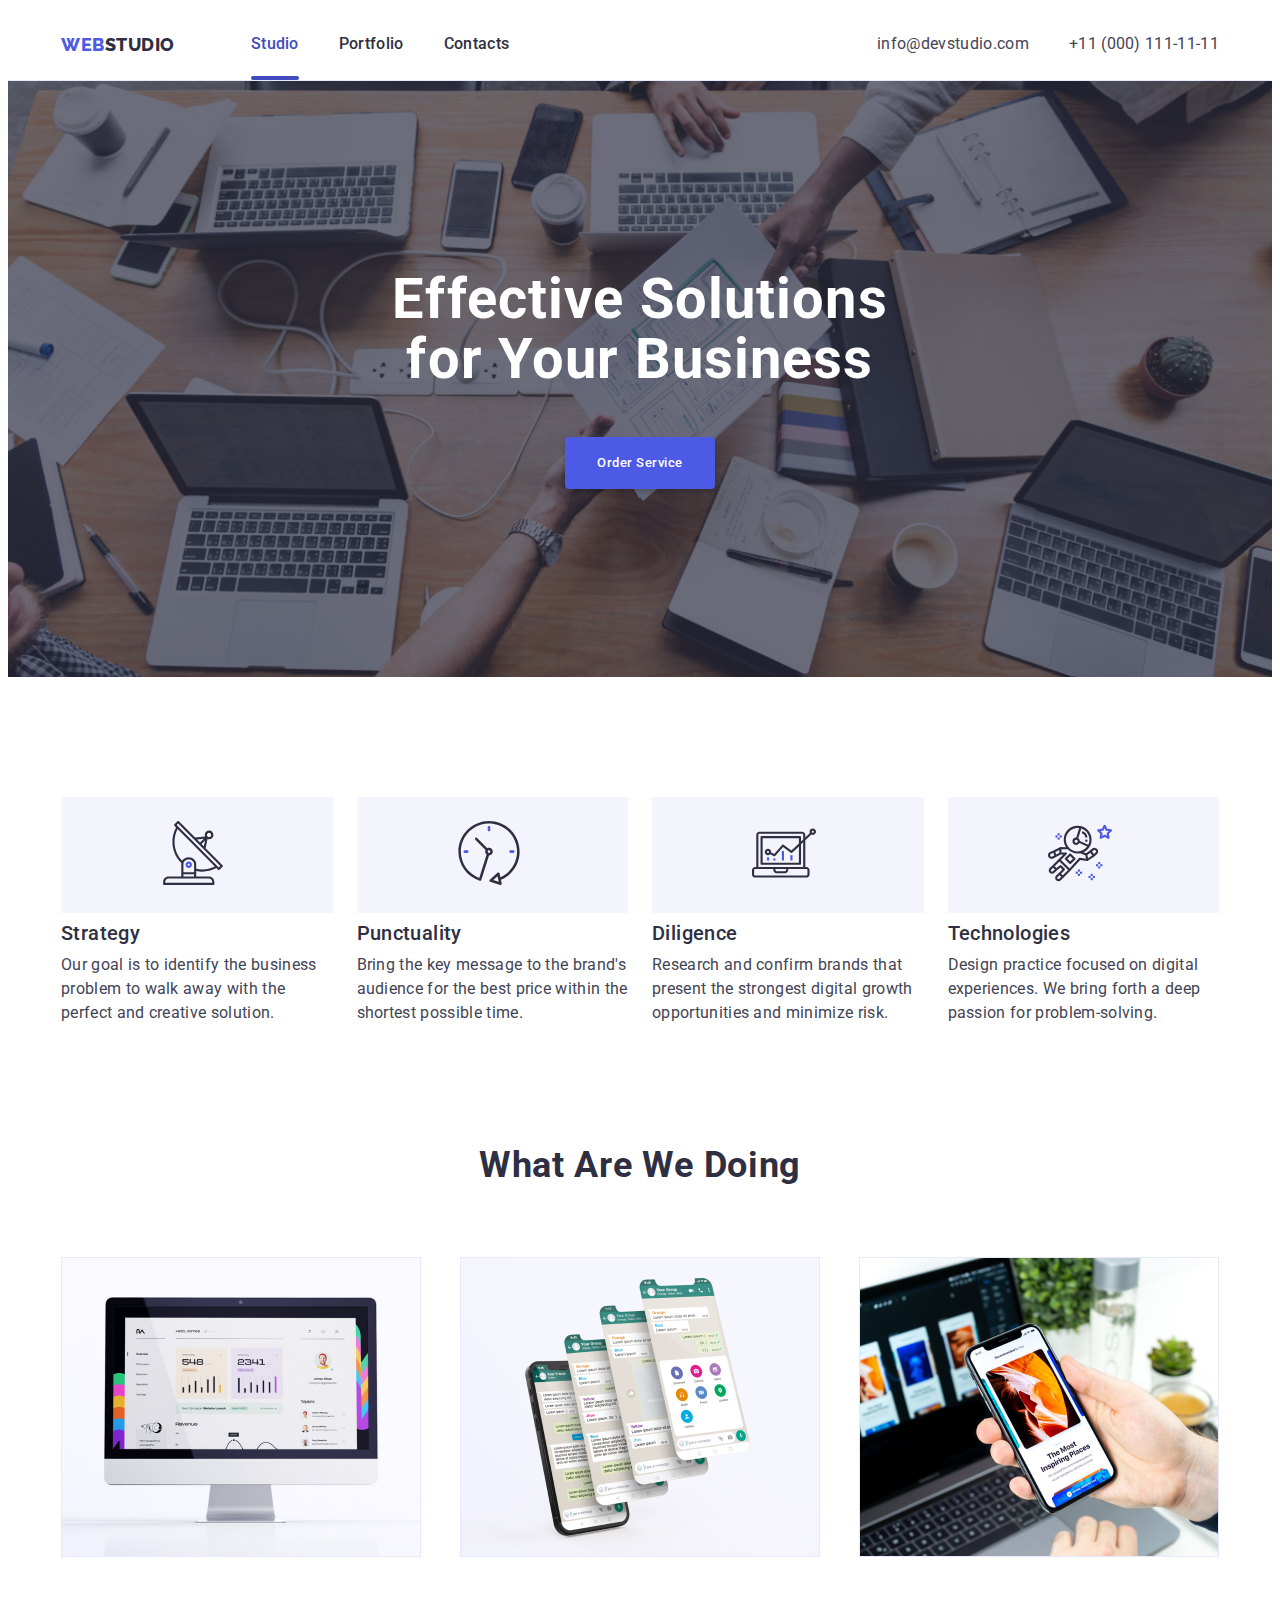
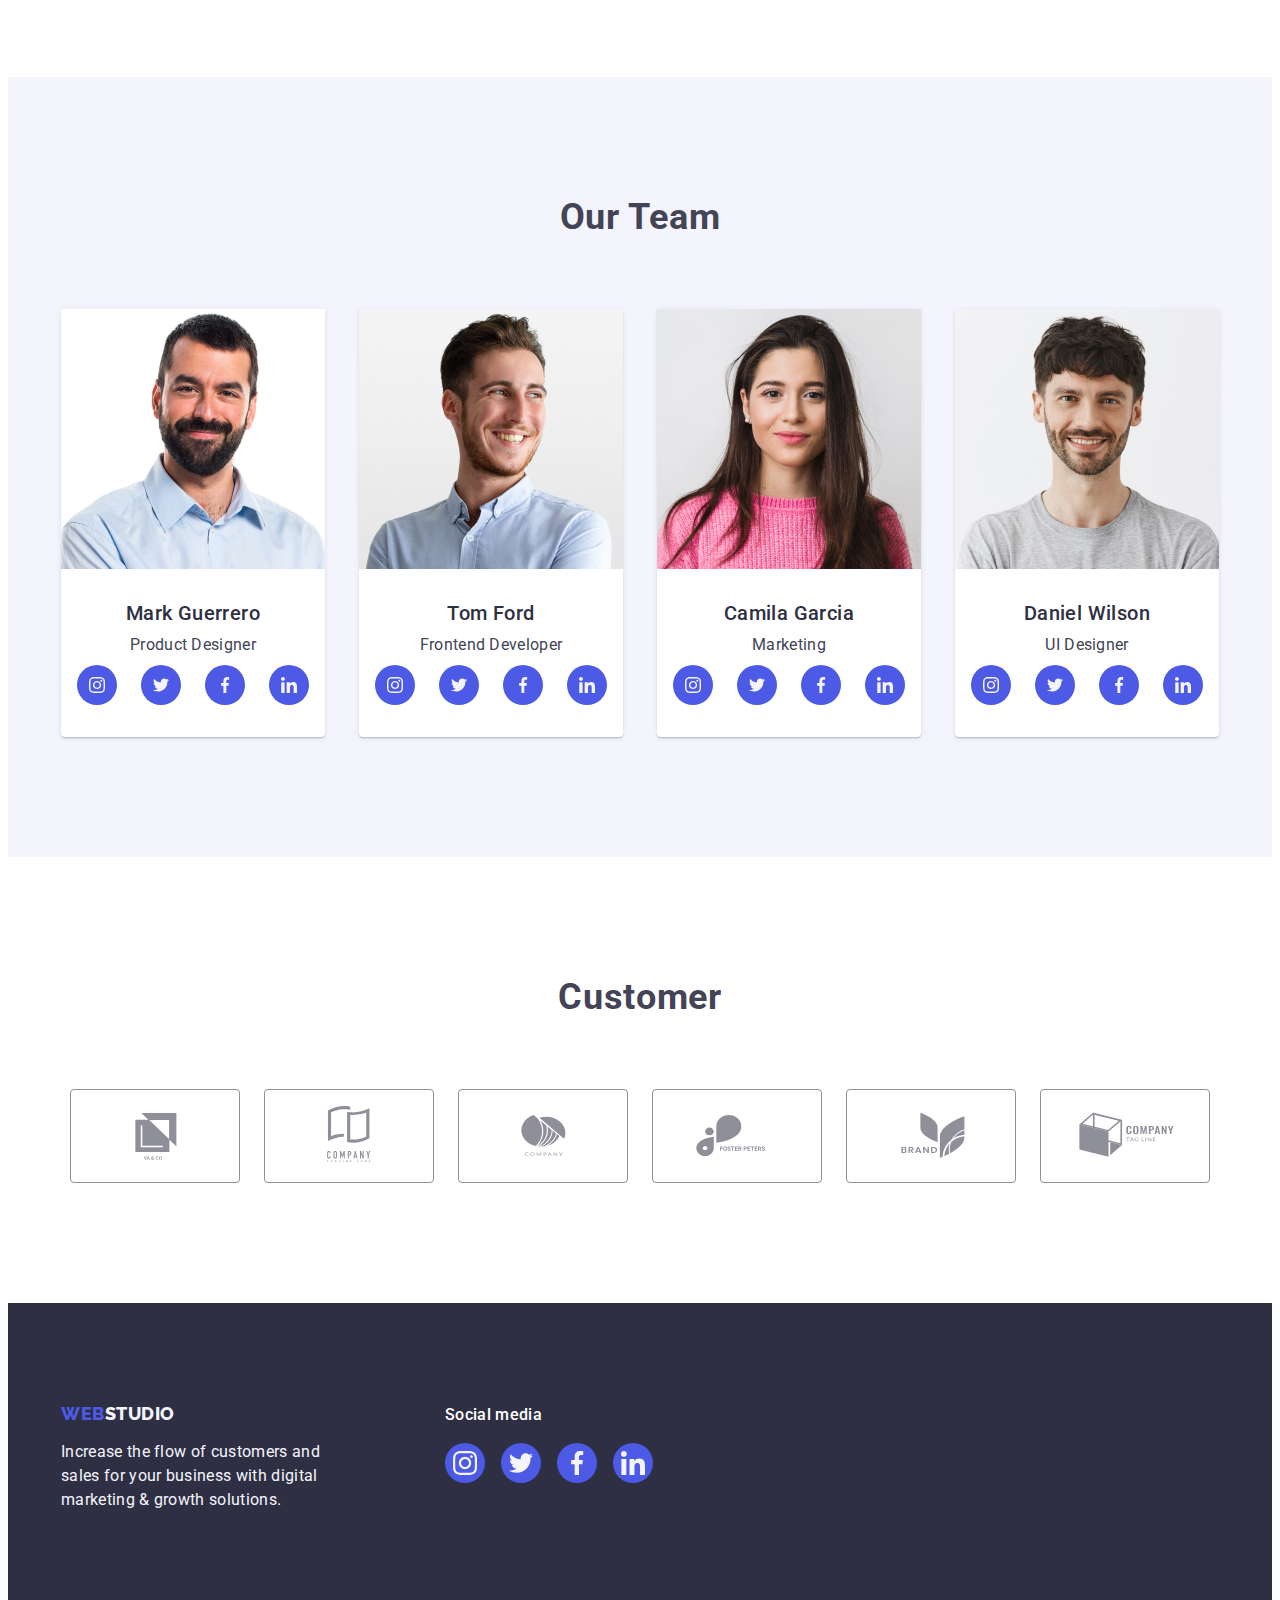
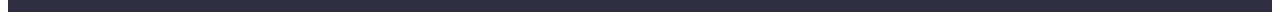
<file: index.html>
<!DOCTYPE html>
<html lang="en">
  <head>
    <meta charset="UTF-8" />
    <meta name="viewport" content="width=device-width, initial-scale=1.0" />
    <title>WebStudio</title>
    <link
      href="https://fonts.googleapis.com/css2?family=Raleway:wght@800&family=Roboto:wght@400;500;700;900&display=swap"
      rel="stylesheet"
    />
    <link
      rel="stylesheet"
      href="https://cdnjs.cloudflare.com/ajax/libs/modern-normalize/2.0.0/modern-normalize.min.css"
      integrity="sha512-4xo8blKMVCiXpTaLzQSLSw3KFOVPWhm/TRtuPVc4WG6kUgjH6J03IBuG7JZPkcWMxJ5huwaBpOpnwYElP/m6wg=="
      crossorigin="anonymous"
      referrerpolicy="no-referrer"
    />
    <link rel="stylesheet" href="./css/styles.css" />
  </head>

  <body>
    <header class="header">
      <div class="container header-container">
        <nav class="navigation">
          <a class="logo" href="./index.html">
            <span class="logo-web">WEB</span>STUDIO
          </a>
          <ul class="navigation-pages">
            <li class="navigation-pages-item">
              <a
                class="navigation-pages-item-link active-page"
                href="./index.html"
                >Studio</a
              >
            </li>
            <li class="navigation-pages-item">
              <a class="navigation-pages-item-link" href="./portfolio.html"
                >Portfolio</a
              >
            </li>
            <li class="navigation-pages-item">
              <a class="navigation-pages-item-link" href="./index.html"
                >Contacts</a
              >
            </li>
          </ul>
        </nav>
        <ul class="main-contacts">
          <li class="main-contacts-item">
            <a class="main-contacts-item-link" href="mailto:info@devstudio.com"
              >info@devstudio.com</a
            >
          </li>
          <li class="main-contacts-item">
            <a class="main-contacts-item-link" href="tel:+11(000)111-11-11"
              >+11 (000) 111-11-11</a
            >
          </li>
        </ul>
      </div>
    </header>

    <main>
      <section class="hero">
        <h1 class="heading-one hero-title">
          Effective Solutions for Your Business
        </h1>
        <button data-modal-open class="button button-order" type="button">
          Order Service
        </button>
      </section>

      <section class="advantages">
        <div class="container">
          <h2 class="visually-hidden">Our advantages</h2>
          <ul class="advantages-list">
            <li class="advantages-list-items">
              <div class="advantages-list-items-icon">
                <svg width="64" height="64">
                  <use href="./images/icons.svg#icon-antenna-1"></use>
                </svg>
              </div>
              <h3 class="heading-three advantages-list-items-title">
                Strategy
              </h3>
              <p class="body">
                Our goal is to identify the business problem to walk away with
                the perfect and creative solution.
              </p>
            </li>
            <li class="advantages-list-items">
              <div class="advantages-list-items-icon">
                <svg width="64" height="64">
                  <use href="./images/icons.svg#icon-clock-1"></use>
                </svg>
              </div>
              <h3 class="heading-three advantages-list-items-title">
                Punctuality
              </h3>
              <p class="body">
                Bring the key message to the brand's audience for the best price
                within the shortest possible time.
              </p>
            </li>
            <li class="advantages-list-items">
              <div class="advantages-list-items-icon">
                <svg width="64" height="64">
                  <use href="./images/icons.svg#icon-diagram-1"></use>
                </svg>
              </div>
              <h3 class="heading-three advantages-list-items-title">
                Diligence
              </h3>
              <p class="body">
                Research and confirm brands that present the strongest digital
                growth opportunities and minimize risk.
              </p>
            </li>
            <li class="advantages-list-items">
              <div class="advantages-list-items-icon">
                <svg width="64" height="64">
                  <use href="./images/icons.svg#icon-astronaut-1"></use>
                </svg>
              </div>
              <h3 class="heading-three advantages-list-items-title">
                Technologies
              </h3>
              <p class="body">
                Design practice focused on digital experiences. We bring forth a
                deep passion for problem-solving.
              </p>
            </li>
          </ul>
        </div>
      </section>
      <section class="portfolio">
        <div class="container">
          <h2 class="heading-two portfolio-title">What are we doing</h2>
          <ul class="portfolio-list">
            <li>
              <img
                src="./images/What_are_we_doing/Rectangle_71-2.jpg"
                width="360"
                alt="Sites"
              />
            </li>
            <li>
              <img
                src="./images/What_are_we_doing/Rectangle_71-1.jpg"
                width="360"
                alt="Design"
              />
            </li>
            <li>
              <img
                src="./images/What_are_we_doing/Rectangle_71.jpg"
                width="360"
                alt="Mobile apps"
              />
            </li>
          </ul>
        </div>
      </section>
      <section class="members">
        <div class="container">
          <h2 class="heading-two team-members-title">Our Team</h2>
          <ul class="members-list">
            <li class="team-member-list">
              <img
                src="./images/OurTeam/img-3.jpg"
                width="264"
                height="260"
                alt="Mark Guerrero.Product Designer"
              />
              <div class="team-member-content">
                <h3 class="heading-three members-list-text">Mark Guerrero</h3>
                <p class="body">Product Designer</p>
                <ul class="team-member-social">
                  <li>
                    <a href="#" target="_blank" class="team-member-social-link">
                      <svg class="team-member-icon" width="16" height="16">
                        <use href="./images/icons.svg#icon-instagram"></use>
                      </svg>
                    </a>
                  </li>
                  <li>
                    <a href="#" target="_blank" class="team-member-social-link">
                      <svg class="team-member-icon" width="16" height="16">
                        <use href="./images/icons.svg#icon-twitter"></use>
                      </svg>
                    </a>
                  </li>
                  <li>
                    <a href="#" target="_blank" class="team-member-social-link">
                      <svg class="team-member-icon" width="16" height="16">
                        <use href="./images/icons.svg#icon-facebook"></use>
                      </svg>
                    </a>
                  </li>
                  <li>
                    <a href="#" target="_blank" class="team-member-social-link">
                      <svg class="team-member-icon" width="16" height="16">
                        <use href="./images/icons.svg#icon-linkedin"></use>
                      </svg>
                    </a>
                  </li>
                </ul>
              </div>
            </li>
            <li class="team-member-list">
              <img
                src="./images/OurTeam/img-2.jpg"
                width="264"
                height="260"
                alt="Tom Ford.Frontend Developer"
              />
              <div class="team-member-content">
                <h3 class="heading-three members-list-text">Tom Ford</h3>
                <p class="body">Frontend Developer</p>
                <ul class="team-member-social">
                  <li>
                    <a href="#" target="_blank" class="team-member-social-link">
                      <svg class="team-member-icon" width="16" height="16">
                        <use href="./images/icons.svg#icon-instagram"></use>
                      </svg>
                    </a>
                  </li>
                  <li>
                    <a href="#" target="_blank" class="team-member-social-link">
                      <svg class="team-member-icon" width="16" height="16">
                        <use href="./images/icons.svg#icon-twitter"></use>
                      </svg>
                    </a>
                  </li>
                  <li>
                    <a href="#" target="_blank" class="team-member-social-link">
                      <svg class="team-member-icon" width="16" height="16">
                        <use href="./images/icons.svg#icon-facebook"></use>
                      </svg>
                    </a>
                  </li>
                  <li>
                    <a href="#" target="_blank" class="team-member-social-link">
                      <svg class="team-member-icon" width="16" height="16">
                        <use href="./images/icons.svg#icon-linkedin"></use>
                      </svg>
                    </a>
                  </li>
                </ul>
              </div>
            </li>
            <li class="team-member-list">
              <img
                src="./images/OurTeam/img-1.jpg"
                width="264"
                height="260"
                alt="Camila Garcia.Marketing"
              />
              <div class="team-member-content">
                <h3 class="heading-three members-list-text">Camila Garcia</h3>
                <p class="body">Marketing</p>
                <ul class="team-member-social">
                  <li>
                    <a href="#" target="_blank" class="team-member-social-link">
                      <svg class="team-member-icon" width="16" height="16">
                        <use href="./images/icons.svg#icon-instagram"></use>
                      </svg>
                    </a>
                  </li>
                  <li>
                    <a href="#" target="_blank" class="team-member-social-link">
                      <svg class="team-member-icon" width="16" height="16">
                        <use href="./images/icons.svg#icon-twitter"></use>
                      </svg>
                    </a>
                  </li>
                  <li>
                    <a href="#" target="_blank" class="team-member-social-link">
                      <svg class="team-member-icon" width="16" height="16">
                        <use href="./images/icons.svg#icon-facebook"></use>
                      </svg>
                    </a>
                  </li>
                  <li>
                    <a href="#" target="_blank" class="team-member-social-link">
                      <svg class="team-member-icon" width="16" height="16">
                        <use href="./images/icons.svg#icon-linkedin"></use>
                      </svg>
                    </a>
                  </li>
                </ul>
              </div>
            </li>
            <li class="team-member-list">
              <img
                src="./images//OurTeam/img.jpg"
                width="264"
                height="260"
                alt="Daniel Wilson.UI Designer"
              />
              <div class="team-member-content">
                <h3 class="heading-three members-list-text">Daniel Wilson</h3>
                <p class="body">UI Designer</p>
                <ul class="team-member-social">
                  <li>
                    <a href="#" target="_blank" class="team-member-social-link">
                      <svg class="team-member-icon" width="16" height="16">
                        <use href="./images/icons.svg#icon-instagram"></use>
                      </svg>
                    </a>
                  </li>
                  <li>
                    <a href="#" target="_blank" class="team-member-social-link">
                      <svg class="team-member-icon" width="16" height="16">
                        <use href="./images/icons.svg#icon-twitter"></use>
                      </svg>
                    </a>
                  </li>
                  <li>
                    <a href="#" target="_blank" class="team-member-social-link">
                      <svg class="team-member-icon" width="16" height="16">
                        <use href="./images/icons.svg#icon-facebook"></use>
                      </svg>
                    </a>
                  </li>
                  <li>
                    <a href="#" target="_blank" class="team-member-social-link">
                      <svg class="team-member-icon" width="16" height="16">
                        <use href="./images/icons.svg#icon-linkedin"></use>
                      </svg>
                    </a>
                  </li>
                </ul>
              </div>
            </li>
          </ul>
        </div>
      </section>

      <section class="сustomer">
        <div class="container">
          <h2 class="heading-two customer-title">Customer</h2>
          <ul class="customer-list">
            <li>
              <a href="#" target="_blank" class="customer-item">
                <svg class="customer-icon" width="104" height="56">
                  <use href="./images/icons.svg#icon-Logo1"></use>
                </svg>
              </a>
            </li>
            <li>
              <a href="#" target="_blank" class="customer-item">
                <svg class="customer-icon" width="104" height="56">
                  <use href="./images/icons.svg#icon-Logo2"></use>
                </svg>
              </a>
            </li>
            <li>
              <a href="#" target="_blank" class="customer-item">
                <svg class="customer-icon" width="104" height="56">
                  <use href="./images/icons.svg#icon-Logo3"></use>
                </svg>
              </a>
            </li>
            <li>
              <a href="#" target="_blank" class="customer-item">
                <svg class="customer-icon" width="104" height="56">
                  <use href="./images/icons.svg#icon-Logo4"></use>
                </svg>
              </a>
            </li>
            <li>
              <a href="#" target="_blank" class="customer-item">
                <svg class="customer-icon" width="104" height="56">
                  <use href="./images/icons.svg#icon-Logo5"></use>
                </svg>
              </a>
            </li>
            <li>
              <a href="#" target="_blank" class="customer-item">
                <svg class="customer-icon" width="104" height="56">
                  <use href="./images/icons.svg#icon-Logo6"></use>
                </svg>
              </a>
            </li>
          </ul>
        </div>
      </section>
    </main>

    <footer class="footer">
      <div class="container footer-container">
        <div class="footer-content">
          <a class="logo logo-footer" href="./index.html">
            <span class="logo-web">WEB</span>STUDIO</a
          >
          <p class="body body-footer">
            Increase the flow of customers and sales for your business with
            digital marketing & growth solutions.
          </p>
        </div>
        <div class="footer-content">
          <p class="body footer-content-heading">Social media</p>
          <ul class="footer-social">
            <li>
              <a href="#" target="_blank" class="footer-social-link">
                <svg class="footer-social-icon" width="24" height="24">
                  <use href="./images/icons.svg#icon-instagram"></use>
                </svg>
              </a>
            </li>
            <li>
              <a href="#" target="_blank" class="footer-social-link">
                <svg class="footer-social-icon" width="24" height="24">
                  <use href="./images/icons.svg#icon-twitter"></use>
                </svg>
              </a>
            </li>
            <li>
              <a href="#" target="_blank" class="footer-social-link">
                <svg class="footer-social-icon" width="24" height="24">
                  <use href="./images/icons.svg#icon-facebook"></use>
                </svg>
              </a>
            </li>
            <li>
              <a href="#" target="_blank" class="footer-social-link">
                <svg class="footer-social-icon" width="24" height="24">
                  <use href="./images/icons.svg#icon-linkedin"></use>
                </svg>
              </a>
            </li>
          </ul>
        </div>
      </div>
    </footer>

    <div class="backdrop is-hidden" data-modal>
      <div class="modal">
        <button data-modal-close class="modal-btn" type="button">
          <svg class="modal-btn-icon" width="8" height="8">
            <use href="./images/icons.svg#icon-close-black"></use>
          </svg>
        </button>
      </div>
    </div>
    <script src="./js/modal.js"></script>
  </body>
</html>
</file>
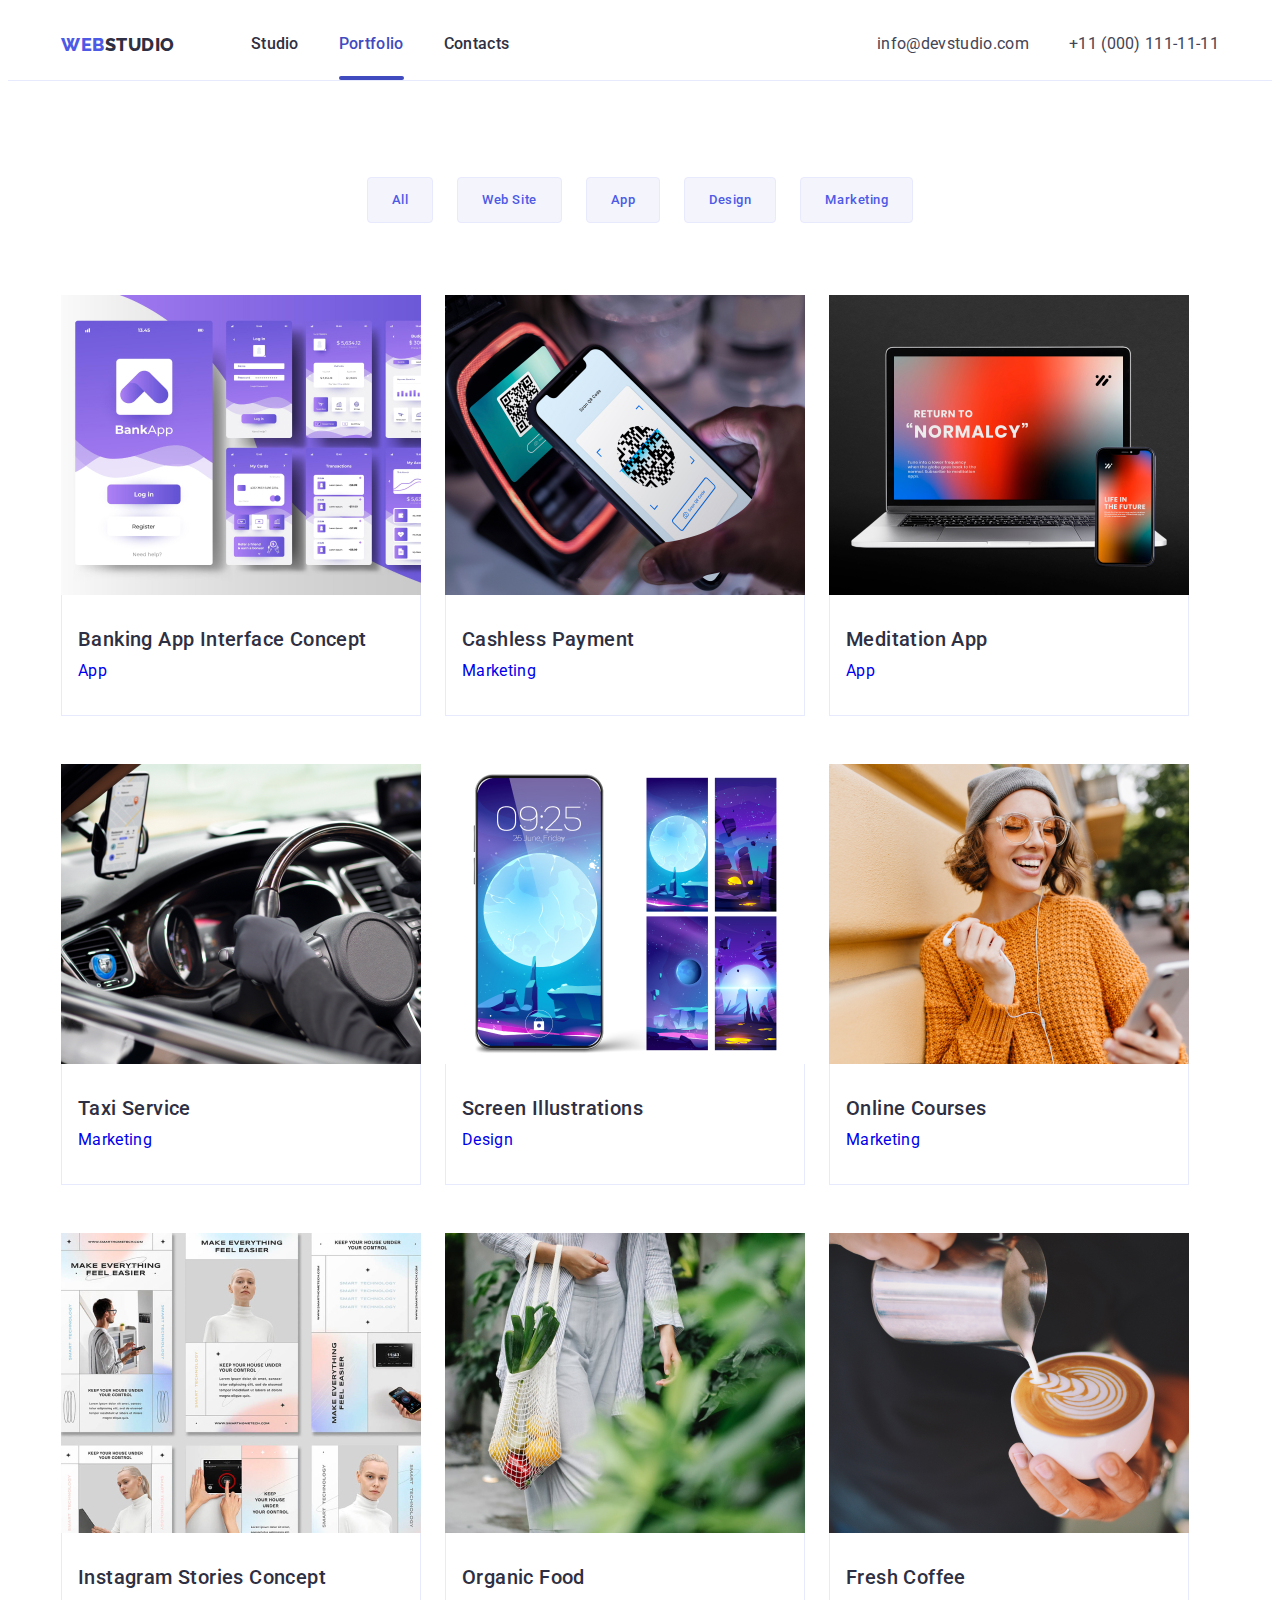
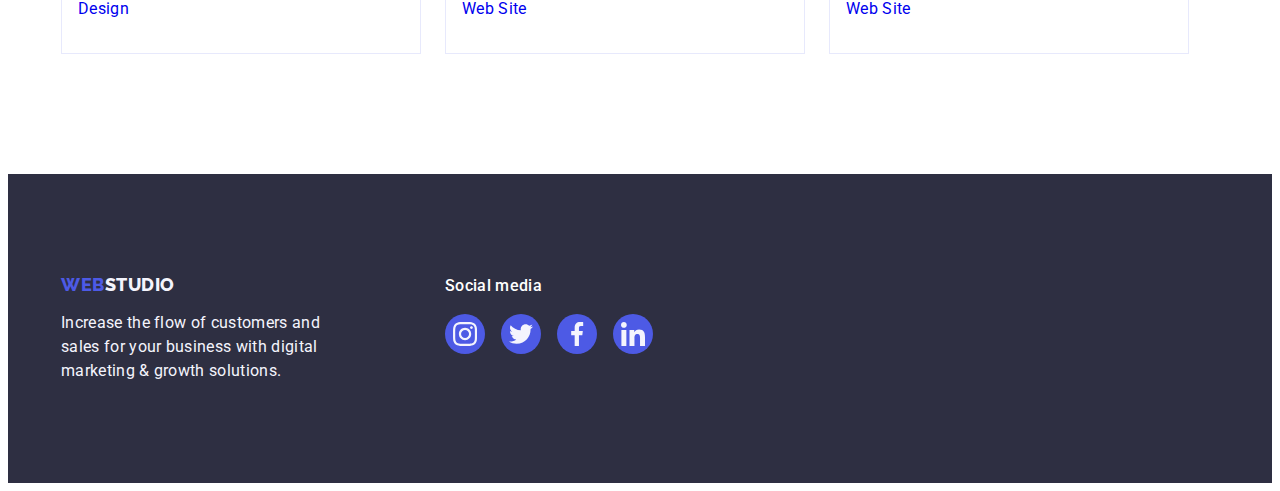
<file: portfolio.html>
<!DOCTYPE html>
<html lang="en">
  <head>
    <meta charset="UTF-8" />
    <meta name="viewport" content="width=device-width, initial-scale=1.0" />
    <title>WebStudio</title>
    <link
      href="https://fonts.googleapis.com/css2?family=Raleway:wght@800&family=Roboto:wght@400;500;700;900&display=swap"
      rel="stylesheet"
    />
    <link
      rel="stylesheet"
      href="https://cdnjs.cloudflare.com/ajax/libs/modern-normalize/2.0.0/modern-normalize.min.css"
      integrity="sha512-4xo8blKMVCiXpTaLzQSLSw3KFOVPWhm/TRtuPVc4WG6kUgjH6J03IBuG7JZPkcWMxJ5huwaBpOpnwYElP/m6wg=="
      crossorigin="anonymous"
      referrerpolicy="no-referrer"
    />
    <link rel="stylesheet" href="./css/styles.css" />
  </head>

  <body>
    <header class="header">
      <div class="container header-container">
        <nav class="navigation">
          <a class="logo" href="./index.html">
            <span class="logo-web">WEB</span>STUDIO
          </a>
          <ul class="navigation-pages">
            <li class="navigation-pages-item">
              <a class="navigation-pages-item-link" href="./index.html"
                >Studio</a
              >
            </li>
            <li class="navigation-pages-item">
              <a class="navigation-pages-item-link active-page" href="./portfolio.html"
                >Portfolio</a
              >
            </li>
            <li class="navigation-pages-item">
              <a class="navigation-pages-item-link" href="./index.html"
                >Contacts</a
              >
            </li>
          </ul>
        </nav>
        <ul class="main-contacts">
          <li class="main-contacts-item">
            <a class="main-contacts-item-link" href="mailto:info@devstudio.com"
              >info@devstudio.com</a
            >
          </li>
          <li class="main-contacts-item">
            <a class="main-contacts-item-link" href="tel:+11(000)111-11-11"
              >+11 (000) 111-11-11</a
            >
          </li>
        </ul>
      </div>
    </header>

    <main>
      <section class="portfolio-page">
        <div class="container">
        <h1 class="visually-hidden">Portfolio</h1>
        <ul class="menu">
          <li>
            <button class="button button-portfolio" type="button">All</button>
          </li>
          <li>
            <button class="button button-portfolio" type="button">
              Web Site
            </button>
          </li>
          <li>
            <button class="button button-portfolio" type="button">App</button>
          </li>
          <li>
            <button class="button button-portfolio" type="button">
              Design
            </button>
          </li>
          <li>
            <button class="button button-portfolio" type="button">
              Marketing
            </button>
          </li>
        </ul>

        <ul class="project-cards">
          <li class="project-card">
            <a class="card-link" href="#">
            <div class="cards-wrapper">
            <img
              src="./images/Portfolio/1-Banking-App.jpg"
              width="360"
              height="300"
              alt="Banking App Interface Concept"
            />
            <div class="card-overlay">
              <p class="body body-card">
                14 Stylish and User-Friendly App Design Concepts · Task Manager App · Calorie Tracker App · Exotic Fruit Ecommerce App · Cloud Storage App
              </p>
            </div>
            </div>
            <div class="project-card-content">
              <h2 class="heading-three project-card-link-title">
                Banking App Interface Concept
              </h2>
              <p class="body">App</p>
            </div>
            </a>
          </li>
          <li class="project-card">
            <a class="card-link" href="#">
              <div class="cards-wrapper">
                <img
                  src="./images/Portfolio/2-Cashless-Payment.jpg"
                  width="360"
                  height="300"
                  alt="Cashless Payment"
                />
                <div class="card-overlay">
                  <p class="body body-card">
                  14 Stylish and User-Friendly App Design Concepts · Task Manager App · Calorie Tracker App · Exotic Fruit Ecommerce App · Cloud Storage App
                  </p>
                </div>
              </div>
              <div class="project-card-content">
                <h2 class="heading-three project-card-link-title">
                  Cashless Payment
                </h2>
                <p class="body">Marketing</p>
              </div>
            </a>
          </li>
          <li class="project-card">
            <a class="card-link" href="#">
            <div class="cards-wrapper">
              <img
                src="./images/Portfolio/3-Meditation-App.jpg"
                width="360"
                height="300"
                alt="Meditation App"
              />
              <div class="card-overlay">
              <p class="body body-card">
              14 Stylish and User-Friendly App Design Concepts · Task Manager App · Calorie Tracker App · Exotic Fruit Ecommerce App · Cloud Storage App
              </p>
            </div>
            </div>
            <div class="project-card-content">
              <h2 class="heading-three project-card-link-title">
                Meditation App
              </h2>
              <p class="body">App</p>
            </div>
            </a>
          </li>
          <li class="project-card">
            <a class="card-link" href="#">
            <div class="cards-wrapper">
              <img
                src="./images/Portfolio/4-Taxi-Service.jpg"
                width="360"
                height="300"
                alt="Taxi Service"
              />
              <div class="card-overlay">
              <p class="body body-card">
              14 Stylish and User-Friendly App Design Concepts · Task Manager App · Calorie Tracker App · Exotic Fruit Ecommerce App · Cloud Storage App
              </p>
            </div>
            </div>
            <div class="project-card-content">
              <h2 class="heading-three project-card-link-title">Taxi Service</h2>
              <p class="body">Marketing</p>
            </div>
            </a>
          </li>
          <li class="project-card">
            <a class="card-link" href="#">
              <div class="cards-wrapper">
                <img
                  src="./images/Portfolio/5-Screen-Illustrations.jpg"
                  width="360"
                  height="300"
                  alt="Screen Illustrations"
                />
                <div class="card-overlay">
              <p class="body body-card">
              14 Stylish and User-Friendly App Design Concepts · Task Manager App · Calorie Tracker App · Exotic Fruit Ecommerce App · Cloud Storage App
              </p>
            </div>
              </div>
            <div class="project-card-content">
              <h2 class="heading-three project-card-link-title">
                Screen Illustrations
              </h2>
              <p class="body">Design</p>
            </div>
            </a>
          </li>
          <li class="project-card">
            <a class="card-link" href="#">
              <div class="cards-wrapper">
            <img
              src="./images/Portfolio/6-Online-Courses.jpg"
              width="360"
              height="300"
              alt="Online Courses"
            />
            <div class="card-overlay">
              <p class="body body-card">
              14 Stylish and User-Friendly App Design Concepts · Task Manager App · Calorie Tracker App · Exotic Fruit Ecommerce App · Cloud Storage App
              </p>
            </div>
            </div>
            <div class="project-card-content">
              <h2 class="heading-three project-card-link-title">
                Online Courses
              </h2>
              <p class="body">Marketing</p>
            </div>
            </a>
          </li>
          <li class="project-card">
              <a class="card-link" href="#">
              <div class="cards-wrapper">
                  <img
                      src="./images/Portfolio/7-Instagram-Stories-Concept.jpg"
                      width="360"
                      height="300"
                      alt="Instagram Stories Concept"
                  />
                    <div class="card-overlay">
                      <p class="body body-card">
                      14 Stylish and User-Friendly App Design Concepts · Task Manager App · Calorie Tracker App · Exotic Fruit Ecommerce App · Cloud Storage App
                      </p>
                    </div>
            </div>
                <div class="project-card-content">
                  <h2 class="heading-three project-card-link-title">
                    Instagram Stories Concept
                  </h2>
                  <p class="body">Design</p>
                </div>
            </a>
          </li>
          <li class="project-card">
            <a class="card-link" href="#">
              <div class="cards-wrapper">
                  <img
                    src="./images/Portfolio/8-Organic-Food.jpg"
                    width="360"
                    height="300"
                    alt="Organic Food"
                  />
                  <div class="card-overlay">
              <p class="body body-card">
              14 Stylish and User-Friendly App Design Concepts · Task Manager App · Calorie Tracker App · Exotic Fruit Ecommerce App · Cloud Storage App
              </p>
            </div>
              </div>
            <div class="project-card-content">
              <h2 class="heading-three project-card-link-title">Organic Food</h2>
              <p class="body">Web Site</p>
            </div>
            </a>
          </li>
          <li class="project-card">
            <a class="card-link" href="#">
            <div class="cards-wrapper">
              <img
                src="./images/Portfolio/9-Fresh-Coffee.jpg"
                width="360"
                height="300"
                alt="Fresh Coffee"
              />
              <div class="card-overlay">
              <p class="body body-card">
              14 Stylish and User-Friendly App Design Concepts · Task Manager App · Calorie Tracker App · Exotic Fruit Ecommerce App · Cloud Storage App
              </p>
            </div>
            </div>
            <div class="project-card-content">
              <h2 class="heading-three project-card-link-title">Fresh Coffee</h2>
              <p class="body">Web Site</p>
            </div>
            </a>
          </li>
        </ul>
      </section>
      </div>
    </main>
    <footer class="footer">
      <div class="container footer-container">
        <div class="footer-content">
          <a class="logo logo-footer" href="./index.html">
            <span class="logo-web">WEB</span>STUDIO</a
          >
          <p class="body body-footer">
            Increase the flow of customers and sales for your business with
            digital marketing & growth solutions.
          </p>
        </div>
        <div class="footer-content">
          <p class="body footer-content-heading">Social media</p>
          <ul class="footer-social">
            <li>
              <a href="#" target="_blank" class="footer-social-link">
                <svg class="footer-social-icon" width="24" height="24">
                  <use href="./images/icons.svg#icon-instagram"></use>
                </svg>
              </a>
            </li>
            <li>
              <a href="#" target="_blank" class="footer-social-link">
                <svg class="footer-social-icon" width="24" height="24">
                  <use href="./images/icons.svg#icon-twitter"></use>
                </svg>
              </a>
            </li>
            <li>
              <a href="#" target="_blank" class="footer-social-link">
                <svg class="footer-social-icon" width="24" height="24">
                  <use href="./images/icons.svg#icon-facebook"></use>
                </svg>
              </a>
            </li>
            <li>
              <a href="#" target="_blank" class="footer-social-link">
                <svg class="footer-social-icon" width="24" height="24">
                  <use href="./images/icons.svg#icon-linkedin"></use>
                </svg>
              </a>
            </li>
          </ul>
        </div>
      </div>
    </footer>
  </body>
</html>
</file>
<file: css/styles.css>
:root {
  --primary-brand: #4d5ae5;
  --pressed-state: #404bbf;
  --dark-color: #2e2f42;
  --success-color: #31d0aa;
  --text-color: #434455;
  --subtle-text: #8e8f99;
  --accent-color: #e7e9fc;
  --light-bg-color: #f4f4fd;
  --white-color: #ffffff;
  --modal-background-color: #fcfcfc;
  --modal-overlay-color: rgba(46, 47, 66, 0.4);

  --common-side-margin: 156px;
  --transition-duration: 250ms;
  --transition-timing-function: cubic-bezier(0.4, 0, 0.2, 1);
}

body {
  font-size: 16px;
  font-family: "Roboto", sans-serif;
  color: var(--text-color);
}

h1,
h2,
h3,
h4,
h5,
h6,
p {
  margin: 0;
}

ul {
  margin: 0;
  padding-left: 0;
  list-style: none;
}

img {
  display: block;
}

.container {
  max-width: 1158px;
  padding-left: 15px;
  padding-right: 15px;
  margin-left: auto;
  margin-right: auto;
}

.visually-hidden {
  position: absolute;
  width: 1px;
  height: 1px;
  margin: -1px;
  border: 0;
  padding: 0;
  white-space: nowrap;
  clip-path: inset(100%);
  clip: rect(0 0 0 0);
  overflow: hidden;
}

/* Header */
.header {
  border-bottom: 1px solid var(--accent-color);
}

.header-container {
  display: flex;
  justify-content: space-between;
  align-items: center;
}

/* #region Logo */
.logo {
  font-family: "Raleway";
  font-weight: 800;
  font-size: 18px;
  line-height: 1.16667;
  color: var(--dark-color);
  text-decoration: none;
  letter-spacing: 0.03em;
}

.logo-footer {
  color: var(--light-bg-color);
}

.logo-web {
  color: var(--primary-brand);
}
/* #endregion Logo */

/* #region Navigation */
.navigation {
  display: flex;
  align-items: center;
  gap: 76px;
}

.navigation-pages {
  display: flex;
  align-items: center;
  gap: 40px;
}

.navigation-pages-item-link {
  display: block;
  padding: 24px 0;
  font-weight: 500;
  line-height: 1.5;
  letter-spacing: 0.02em;
  color: var(--dark-color);
  text-decoration: none;
  position: relative;
  transition: color var(--transition-duration) var(--transition-timing-function);
}

.navigation-pages-item-link:hover,
.navigation-pages-item-link:focus,
.navigation-pages-item-link.active-page {
  color: var(--pressed-state);
}

.navigation-pages-item-link::after {
  content: "";
  position: absolute;
  left: 0;
  bottom: 0;
  display: block;

  width: 100%;
  height: 4px;
  background-color: transparent;
  border-radius: 2px;
  transition: opacity var(--transition-duration)
    var(--transition-timing-function);
}

.navigation-pages-item-link.active-page::after {
  background-color: var(--pressed-state);
}

.main-contacts {
  display: flex;
  align-items: center;
  gap: 40px;
}

.main-contacts-item-link {
  display: block;
  padding: 24px 0;
  line-height: 1.5;
  letter-spacing: 0.02em;
  color: var(--text-color);
  text-decoration: none;
  transition: color var(--transition-duration) var(--transition-timing-function);
}

.main-contacts-item-link:hover,
.main-contacts-item-link:focus {
  color: var(--pressed-state);
}
/* #endregion Navigation */

/* #region Headings and text */
.heading-one {
  font-weight: 700;
  font-size: 56px;
  line-height: 1.07143;
  letter-spacing: 0.02em;
}

.heading-two {
  font-size: 36px;
  line-height: 1.11112;
  letter-spacing: 0.02em;
  text-transform: capitalize;
  text-align: center;
  margin-bottom: 72px;
}

.heading-three {
  font-weight: 500;
  font-size: 20px;
  line-height: 1.2;
  letter-spacing: 0.02em;
}

.body {
  font-size: 16px;
  line-height: 1.5;
  letter-spacing: 0.02em;
}
/* #endregion Headings and text */

/* #region Studio Page */
.hero {
  background-color: var(--dark-color);
  background-image: linear-gradient(
      rgba(46, 47, 66, 0.7),
      rgba(46, 47, 66, 0.7)
    ),
    url(../images/hero-bg.jpg);
  background-repeat: no-repeat;
  background-position: center;
  background-size: cover;

  padding-top: 188px;
  padding-bottom: 188px;
}

.hero {
  display: flex;
  flex-direction: column;
  align-items: center;
}

.hero-title {
  color: var(--white-color);
  max-width: 496px;
  text-align: center;
  margin-bottom: 48px;
}

/* advantages */
.advantages {
  padding-top: 120px;
  padding-bottom: 120px;
}

.advantages-list {
  display: flex;
  justify-content: space-between;
  gap: 24px;
}

.advantages-list li {
  width: calc((100% - 3 * 24px) / 4);
}

.advantages-list-items-title {
  color: var(--dark-color);
  margin-bottom: 8px;
}

.advantages-list-items-icon {
  padding: 24px 100px;
  background-color: var(--light-bg-color);
  margin-bottom: 8px;
}

/* team-cards */
.members {
  background-color: var(--light-bg-color);
  padding-top: 120px;
  padding-bottom: 120px;
}

.members-list {
  display: flex;
  text-align: center;
  display: flex;
  justify-content: space-between;
  gap: 24px;
}

.team-member-list {
  box-shadow: 0 2px 1px 0 rgba(46, 47, 66, 0.08),
    0 1px 1px 0 rgba(46, 47, 66, 0.16), 0 1px 6px 0 rgba(46, 47, 66, 0.08);
  background: var(--white-color);
  border-bottom-left-radius: 4px;
  border-bottom-right-radius: 4px;
}
.team-member-content {
  padding: 32px 16px;
  display: flex;
  flex-direction: column;
  align-items: center;
  gap: 8px;
}

.members-list-text {
  color: var(--dark-color);
}

.team-member-social {
  display: flex;
  flex-direction: row;
  justify-content: center;
  gap: 24px;
}

.team-member-social-link {
  display: flex;
  justify-content: center;
  align-items: center;
  width: 40px;
  height: 40px;
  border-radius: 50%;
  background-color: var(--primary-brand);
  transition: background-color var(--transition-duration)
    var(--transition-timing-function);
}

.team-member-social-link:hover,
.team-member-social-link:focus {
  background-color: var(--pressed-state);
}

.team-member-icon {
  fill: currentColor;
}

/* Customer */

.сustomer {
  padding-top: 120px;
  padding-bottom: 120px;
}

.customer-list {
  display: flex;
  justify-content: center;
  gap: 24px;
}

.customer-item {
  display: block;
  padding: 16px 32px;
  border: 1px solid var(--subtle-text);
  border-radius: 4px;
  color: var(--subtle-text);
  transition: color var(--transition-duration) var(--transition-timing-function),
    border-color var(--transition-duration) var(--transition-timing-function);
}

.customer-item:focus,
.customer-item:hover {
  color: var(--pressed-state);
  border-color: var(--pressed-state);
}

.customer-icon {
  fill: currentColor;
}

/* portfolio-cards */

.portfolio {
  padding-bottom: 120px;
}

.portfolio-list {
  display: flex;
  flex-direction: row;
  justify-content: space-between;
  gap: 24px;
}

.portfolio-title,
.team-members-title .customer-title {
  color: var(--dark-color);
}

.project-card-link-title {
  color: var(--dark-color);
}
/* #endregion Studio Page */

/* #region Portfolio-page */

.portfolio-page {
  padding-top: 96px;
  padding-bottom: 120px;
}

.menu {
  display: flex;
  margin-bottom: 72px;
  justify-content: center;
  gap: 24px;
}

.project-cards {
  display: flex;
  flex-wrap: wrap;
  gap: 24px;
  row-gap: 48px;
}

.body-card {
  color: var(--light-bg-color);
}

.card-link {
  text-decoration: none;
}

.project-card-content {
  padding: 32px 16px;
  border: 1px solid var(--accent-color);
  border-top: none;
  transition: box-shadow var(--transition-duration)
    var(--transition-timing-function);
}

.card-link:focus .project-card-content,
.card-link:hover .project-card-content {
  box-shadow: 0px 2px 1px 0px rgba(46, 47, 66, 0.08),
    0px 1px 1px 0px rgba(46, 47, 66, 0.16),
    0px 1px 6px 0px rgba(46, 47, 66, 0.08);
}

.project-card-link-title {
  margin-bottom: 8px;
}

.cards-wrapper {
  position: relative;
  width: 100%;
  height: 300px;
  overflow: hidden;
}

/* Overlay */

.card-overlay {
  position: absolute;
  top: 0;
  left: 0;
  width: 100%;
  height: 100%;
  padding: 40px 32px;
  transform: translateY(100%);
  color: var(--light-bg-color);
  background-color: var(--primary-brand);
  transition: transform var(--transition-duration)
    var(--transition-timing-function);
}

.card-link:focus .card-overlay,
.card-link:hover .card-overlay {
  transform: translateY(0);
}
/* #endregion Portfolio-page */

/* #region Buttons */
.button {
  border-radius: 4px;
  font-family: "Roboto", sans-serif;
  font-weight: 500;
  line-height: 1.5;
  letter-spacing: 0.04em;
  cursor: pointer;
}

.button.button-order {
  border: none;
  box-shadow: 0 4px 4px 0 rgba(0, 0, 0, 0.15);
  background-color: var(--primary-brand);
  color: var(--white-color);
  padding: 16px 32px;
  transition: background-color var(--transition-duration)
    var(--transition-timing-function);
}

.button.button-order:focus,
.button.button-order:hover {
  background-color: var(--pressed-state);
}

button.button-portfolio {
  border: 1px solid var(--accent-color);
  border-radius: 4px;
  padding: 12px 24px;
  color: var(--primary-brand);
  background-color: var(--light-bg-color);
}

.button.button-portfolio:focus,
.button.button-portfolio:hover {
  background-color: var(--pressed-state);
  border: 1px solid var(--pressed-state);
  color: var(--white-color);
  box-shadow: none;
  transition: background-color var(--transition-duration)
      var(--transition-timing-function),
    box-shadow var(--transition-duration) var(--transition-timing-function),
    color var(--transition-duration) var(--transition-timing-function),
    border-color var(--transition-duration) var(--transition-timing-function);
}
/* #endregion Buttons */

/* #region Footer */
.footer {
  background-color: var(--dark-color);
  padding-top: 100px;
  padding-bottom: 100px;
}

.footer-container {
  display: flex;
  flex-direction: row;
  align-items: flex-start;
  gap: 120px;
}

.footer-content {
  display: flex;
  flex-direction: column;
  gap: 16px;
}

.footer-social {
  display: flex;
  flex-direction: row;
  align-items: flex-start;
  gap: 16px;
}

.footer-social-link:focus,
.footer-social-link:hover {
  background-color: var(--success-color);
}

.footer-social-link {
  display: flex;
  justify-content: center;
  align-items: center;
  width: 40px;
  height: 40px;
  border-radius: 50%;
  border: none;
  background-color: var(--primary-brand);
  color: var(--light-bg-color);
  transition: background-color var(--transition-duration)
    var(--transition-timing-function);
}

.footer-social-link {
  fill: currentColor;
}

.footer-content-heading {
  color: var(--white-color);
  max-width: 264px;
  font-weight: 500;
}

.body-footer {
  color: var(--light-bg-color);
  max-width: 264px;
}

/* #endregion Footer */

/* #region Modalwindow */

.backdrop {
  position: fixed;
  top: 0;
  left: 0;

  width: 100%;
  height: 100%;

  background-color: var(--modal-overlay-color);
  transition: opacity var(--transition-duration)
      var(--transition-timing-function),
    visibility var(--transition-duration) var(--transition-timing-function);
  transition-delay: 0s;
}

.backdrop.is-hidden {
  opacity: 0;
  visibility: hidden;
  pointer-events: none;
  transition-delay: 300ms;
}

.backdrop.is-hidden .modal {
  opacity: 0;
  transform: translateX(-50%) translateY(-70%);
  transition-delay: 50ms;
}

.modal {
  position: absolute;
  top: 50%;
  left: 50%;
  transform: translateX(-50%) translateY(-50%);
  max-width: 408px;
  width: 100%;
  min-height: 584px;
  background-color: var(--modal-background-color);
  border-radius: 4px;
  box-shadow: 0 2px 1px 0 rgba(0, 0, 0, 0.2), 0 1px 3px 0 rgba(0, 0, 0, 0.12),
    0 1px 1px 0 rgba(0, 0, 0, 0.14);

  transition: transform var(--transition-duration)
      var(--transition-timing-function),
    opacity var(--transition-duration) var(--transition-timing-function);
  transition-delay: 0s;
}

.modal-btn {
  display: flex;
  align-items: center;
  justify-content: center;
  position: absolute;
  top: 24px;
  right: 24px;
  padding: 0;
  border: 1px solid rgba(0, 0, 0, 0.1);
  border-radius: 50%;
  background-color: var(--accent-color);
  color: var(--dark-color);
  cursor: pointer;
  width: 24px;
  height: 24px;
  transition: border-color var(--transition-duration)
      var(--transition-timing-function),
    background-color var(--transition-duration)
      var(--transition-timing-function),
    color var(--transition-duration) var(--transition-timing-function);
}

.modal-btn:focus,
.modal-btn:hover {
  color: var(--white-color);
  border-color: var(--pressed-state);
  background-color: var(--pressed-state);
}

.modal-btn-icon {
  fill: currentColor;
}

/* #endregion Modalwindow */
</file>
